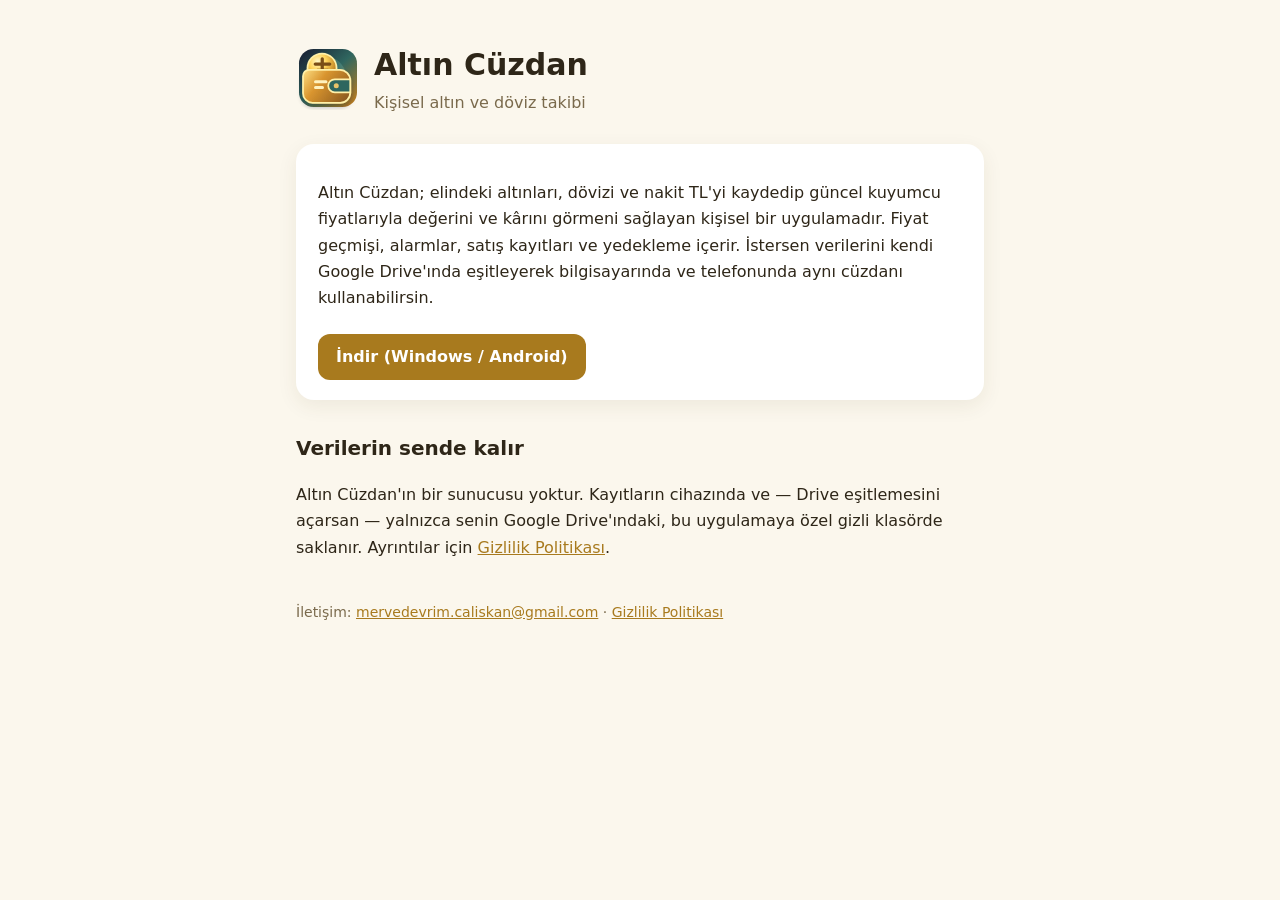
<file: index.html>
<!doctype html><html lang="tr"><head><meta charset="utf-8"><meta name="viewport" content="width=device-width,initial-scale=1">
<title>Altın Cüzdan</title><meta name="description" content="Altın Cüzdan — kişisel altın ve döviz takibi (Windows ve Android)"><link rel="icon" href="icon.svg"><link rel="stylesheet" href="style.css"></head>
<body><main>
<div class="brand"><img src="icon.svg" alt=""><div><h1>Altın Cüzdan</h1><p class="sub">Kişisel altın ve döviz takibi</p></div></div>
<div class="card">
<p>Altın Cüzdan; elindeki altınları, dövizi ve nakit TL'yi kaydedip güncel kuyumcu fiyatlarıyla değerini ve kârını görmeni sağlayan kişisel bir uygulamadır.
Fiyat geçmişi, alarmlar, satış kayıtları ve yedekleme içerir.
İstersen verilerini kendi Google Drive'ında eşitleyerek bilgisayarında ve telefonunda aynı cüzdanı kullanabilirsin.</p>
<a class="btn" href="https://github.com/mcaliskan7/altin-cuzdan-releases/releases/latest">İndir (Windows / Android)</a>
</div>
<h2>Verilerin sende kalır</h2>
<p>Altın Cüzdan'ın bir sunucusu yoktur. Kayıtların cihazında ve — Drive eşitlemesini açarsan — yalnızca senin Google Drive'ındaki,
bu uygulamaya özel gizli klasörde saklanır. Ayrıntılar için <a href="privacy.html">Gizlilik Politikası</a>.</p>
<footer>İletişim: <a href="mailto:mervedevrim.caliskan@gmail.com">mervedevrim.caliskan@gmail.com</a> · <a href="privacy.html">Gizlilik Politikası</a></footer>
</main></body></html>
</file>
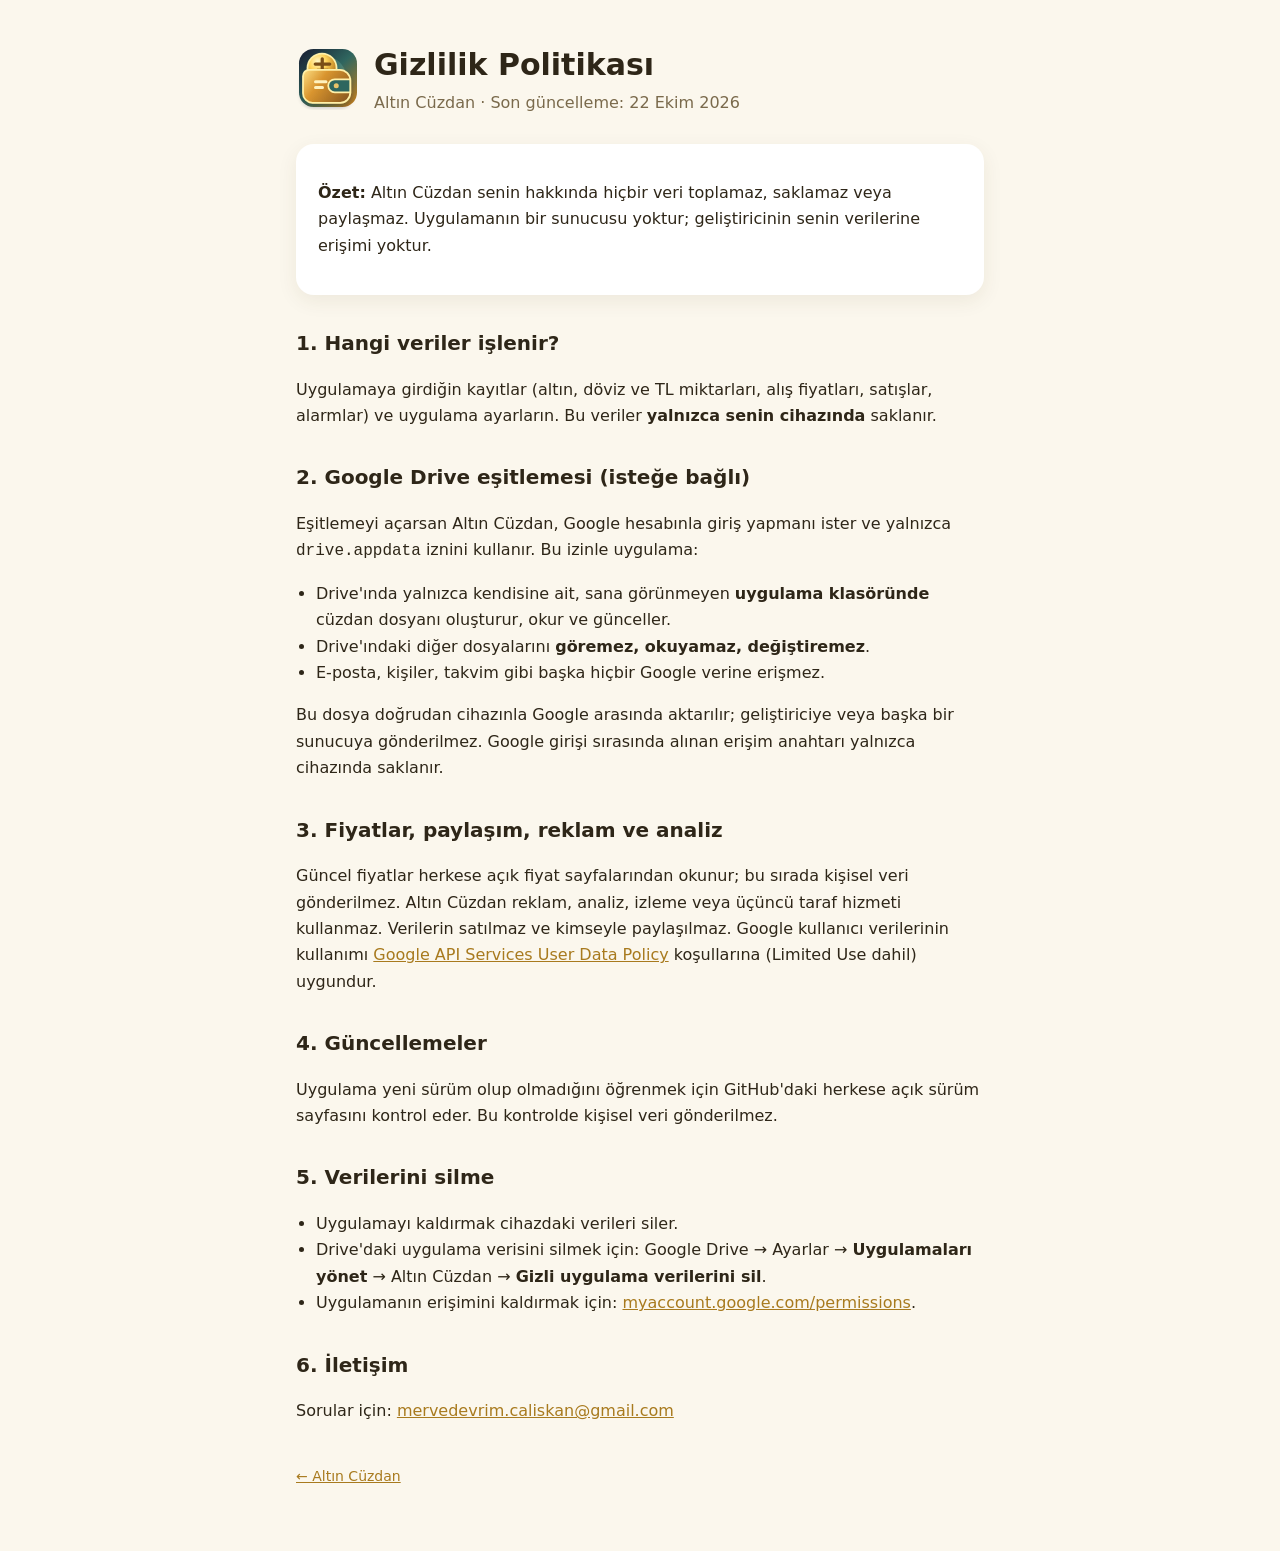
<file: privacy.html>
<!doctype html><html lang="tr"><head><meta charset="utf-8"><meta name="viewport" content="width=device-width,initial-scale=1">
<title>Altın Cüzdan — Gizlilik Politikası</title><link rel="icon" href="icon.svg"><link rel="stylesheet" href="style.css"></head>
<body><main>
<div class="brand"><img src="icon.svg" alt=""><div><h1>Gizlilik Politikası</h1><p class="sub">Altın Cüzdan · Son güncelleme: 22 Ekim 2026</p></div></div>
<div class="card">
<p><b>Özet:</b> Altın Cüzdan senin hakkında hiçbir veri toplamaz, saklamaz veya paylaşmaz. Uygulamanın bir sunucusu yoktur;
geliştiricinin senin verilerine erişimi yoktur.</p>
</div>
<h2>1. Hangi veriler işlenir?</h2>
<p>Uygulamaya girdiğin kayıtlar (altın, döviz ve TL miktarları, alış fiyatları, satışlar, alarmlar) ve uygulama ayarların.
Bu veriler <b>yalnızca senin cihazında</b> saklanır.</p>
<h2>2. Google Drive eşitlemesi (isteğe bağlı)</h2>
<p>Eşitlemeyi açarsan Altın Cüzdan, Google hesabınla giriş yapmanı ister ve yalnızca
<code>drive.appdata</code> iznini kullanır. Bu izinle uygulama:</p>
<ul>
<li>Drive'ında yalnızca kendisine ait, sana görünmeyen <b>uygulama klasöründe</b> cüzdan dosyanı oluşturur, okur ve günceller.</li>
<li>Drive'ındaki diğer dosyalarını <b>göremez, okuyamaz, değiştiremez</b>.</li>
<li>E-posta, kişiler, takvim gibi başka hiçbir Google verine erişmez.</li>
</ul>
<p>Bu dosya doğrudan cihazınla Google arasında aktarılır; geliştiriciye veya başka bir sunucuya gönderilmez.
Google girişi sırasında alınan erişim anahtarı yalnızca cihazında saklanır.</p>
<h2>3. Fiyatlar, paylaşım, reklam ve analiz</h2>
<p>Güncel fiyatlar herkese açık fiyat sayfalarından okunur; bu sırada kişisel veri gönderilmez.
Altın Cüzdan reklam, analiz, izleme veya üçüncü taraf hizmeti kullanmaz. Verilerin satılmaz ve kimseyle paylaşılmaz.
Google kullanıcı verilerinin kullanımı <a href="https://developers.google.com/terms/api-services-user-data-policy">Google API Services User Data Policy</a>
koşullarına (Limited Use dahil) uygundur.</p>
<h2>4. Güncellemeler</h2>
<p>Uygulama yeni sürüm olup olmadığını öğrenmek için GitHub'daki herkese açık sürüm sayfasını kontrol eder.
Bu kontrolde kişisel veri gönderilmez.</p>
<h2>5. Verilerini silme</h2>
<ul>
<li>Uygulamayı kaldırmak cihazdaki verileri siler.</li>
<li>Drive'daki uygulama verisini silmek için: Google Drive → Ayarlar → <b>Uygulamaları yönet</b> → Altın Cüzdan → <b>Gizli uygulama verilerini sil</b>.</li>
<li>Uygulamanın erişimini kaldırmak için: <a href="https://myaccount.google.com/permissions">myaccount.google.com/permissions</a>.</li>
</ul>
<h2>6. İletişim</h2>
<p>Sorular için: <a href="mailto:mervedevrim.caliskan@gmail.com">mervedevrim.caliskan@gmail.com</a></p>
<footer><a href="index.html">← Altın Cüzdan</a></footer>
</main></body></html>
</file>
<file: style.css>
:root{--bg:#fbf7ed;--card:#fff;--text:#2e2618;--muted:#7a6a4c;--accent:#a87a1e;--gold:#e0a955}
@media (prefers-color-scheme:dark){:root{--bg:#1f1b14;--card:#2e2618;--text:#f3ecdc;--muted:#bfae8c;--accent:#e8c06a}}
*{box-sizing:border-box}body{margin:0;background:var(--bg);color:var(--text);font:16px/1.65 system-ui,-apple-system,"Segoe UI",sans-serif}
main{max-width:720px;margin:0 auto;padding:40px 16px 64px}
.brand{display:flex;align-items:center;gap:14px;margin-bottom:28px}.brand img{width:64px;height:64px;border-radius:16px}
h1{margin:0;font-size:30px}h2{margin-top:32px;font-size:20px}.sub{color:var(--muted);margin:0}
.card{background:var(--card);border-radius:18px;padding:20px 22px;margin:18px 0;box-shadow:0 6px 20px rgba(80,60,20,.08)}
a{color:var(--accent)}.btn{display:inline-block;background:var(--accent);color:#fff;padding:10px 18px;border-radius:12px;text-decoration:none;font-weight:600;margin:6px 8px 0 0}
@media (prefers-color-scheme:dark){.btn{color:#2e2618}}
footer{margin-top:40px;color:var(--muted);font-size:14px}ul{padding-left:20px}
</file>
